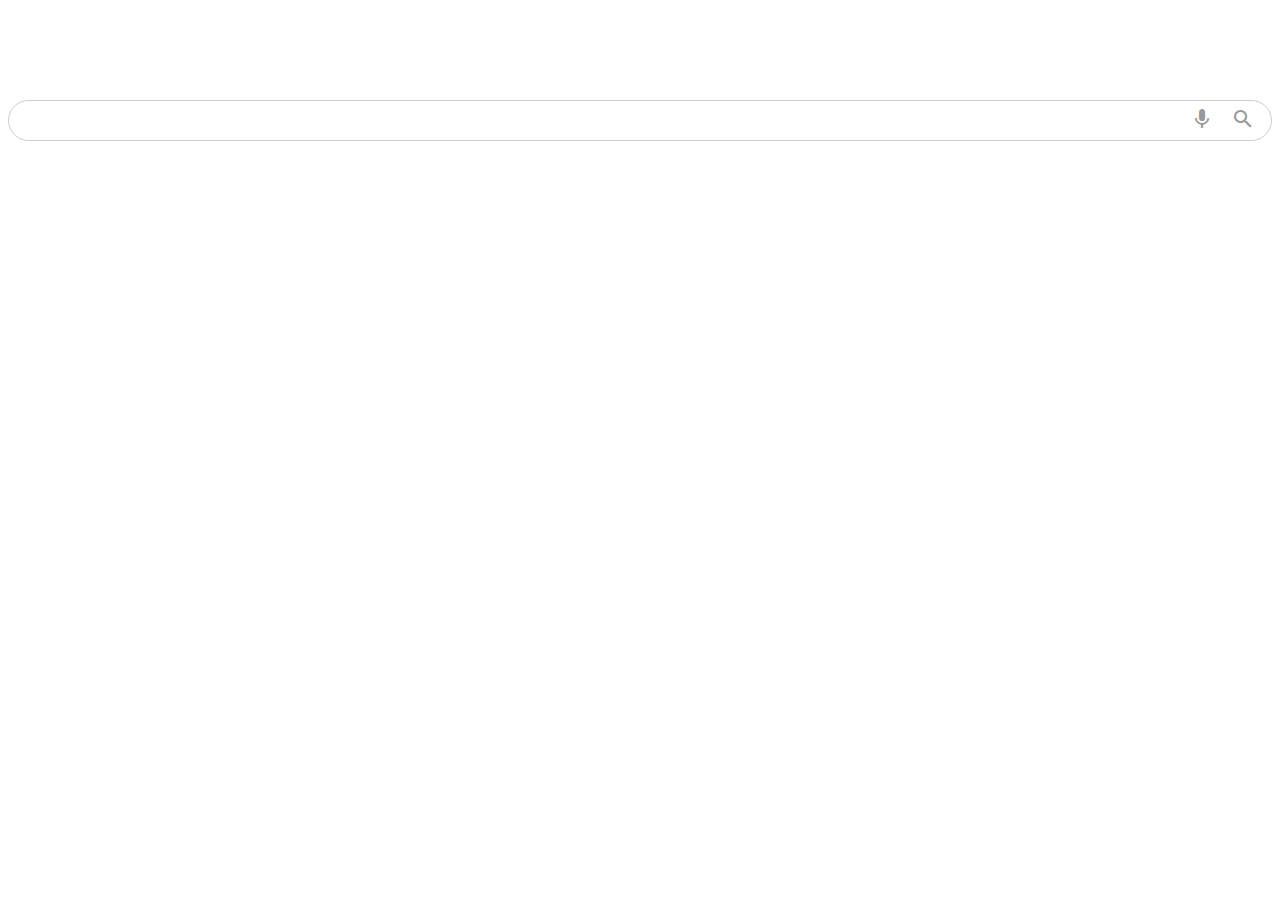
<file: Busqueda1/index.html>
<!DOCTYPE html>
<html lang="en">
<head>
    <meta charset="UTF-8">
    <meta http-equiv="X-UA-Compatible" content="IE=edge">
    <meta name="viewport" content="width=device-width, initial-scale=1.0">
<link rel="stylesheet" href="styles.css">
    <link href="https://fonts.googleapis.com/icon?family=Material+Icons"
      rel="stylesheet">
    <title>Barra de navegacion</title>
</head>
<body>
    <div class="search-bar">
        <input type="text">
        <div class="actions">
            <button><i class="material-icons">mic</i></button>
            <button><span class="material-icons">search</span></button>
        </div>
    </div>
</body>
</html>
</file>
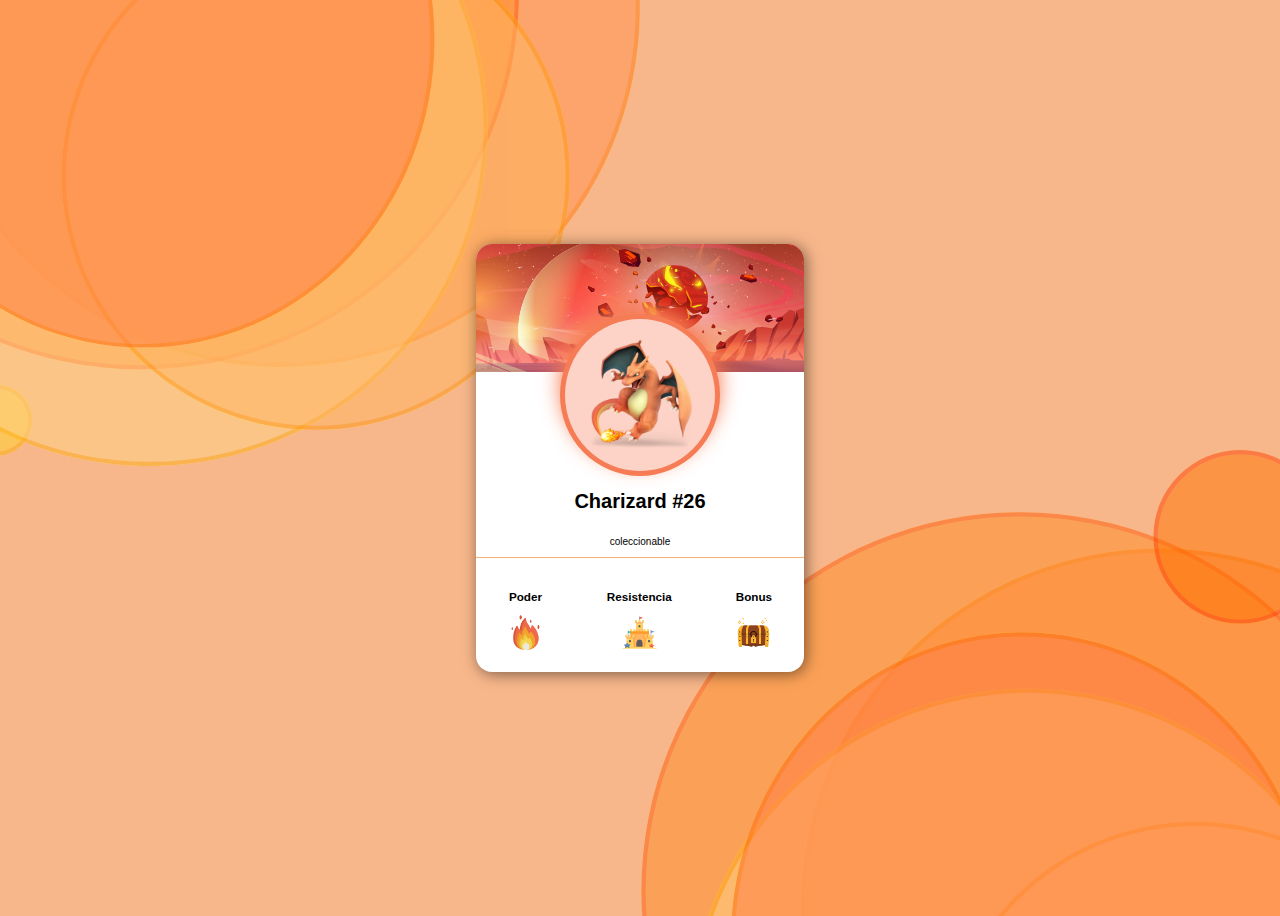
<file: Card-Pokemon/index.html>
<!DOCTYPE html>
<html lang="es">
<head>
    <meta charset="UTF-8">
    <meta http-equiv="X-UA-Compatible" content="IE=edge">
    <meta name="viewport" content="width=device-width, initial-scale=1.0">
    <link rel="stylesheet" href="css/style.css">
    <link rel="shortcut icon" href="img/charizard.png" type="image/x-icon">
    <title>Card Pokemon</title>
</head>
<body>
    <main class="container">
        <article class="card">
            <img src="img/fondoencabezado.svg" alt="fondo-card" class="card-header">
            <div class="card-body">
                <div class="card-body-contentimg">
                    <img src="img/charizard.png" alt="charizar" class="card-body-contentimg-img" width="150px">
                </div>
                <h1 class="card-body-title">
                    Charizard
                    <span>#26</span>
                </h1>
                <p class="card-body-text">coleccionable</p>
            </div>
            <div class="card-footer">
                <div class="card-footer-poder">
                    <h3>Poder</h3>
                    <img src="img/fuego.png" alt="Fuego" width="35">
                </div>
                <div class="card-footer-poder">
                    <h3>Resistencia</h3>
                    <img src="img/castillo.png" alt="Castillo" width="35">
                </div>
                <div class="card-footer-poder">
                    <h3>Bonus</h3>
                    <img src="img/cofre.png" alt="Cofre" width="35">
                </div>
            </div>
        </article>
    </main>
</body>
</file>
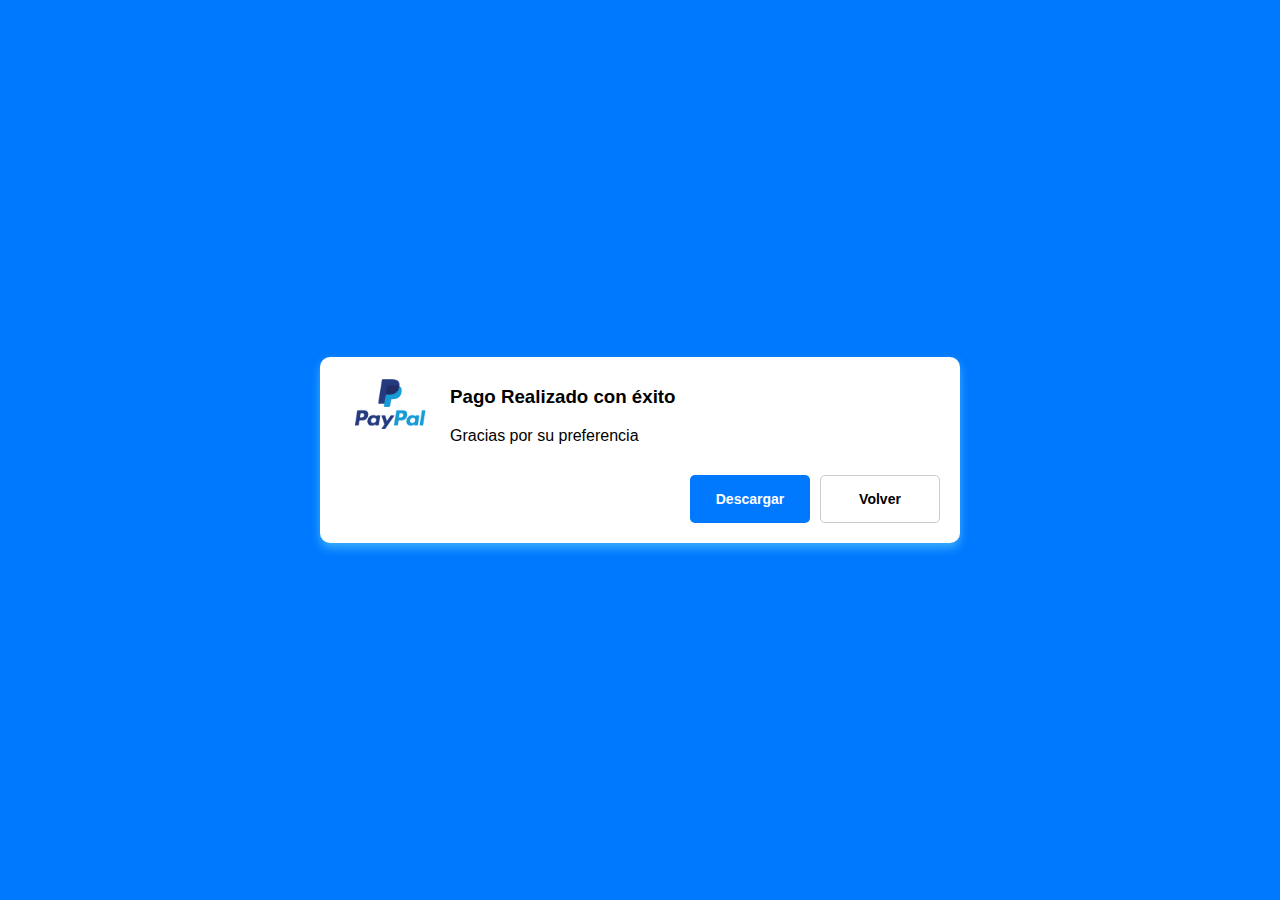
<file: Confirmar/index.html>
<!DOCTYPE html>
<html lang="en">
<head>
    <meta charset="UTF-8">
    <meta http-equiv="X-UA-Compatible" content="IE=edge">
    <meta name="viewport" content="width=device-width, initial-scale=1.0">
    <link rel="stylesheet" href="css/styles.css">
    <title>Confirmado</title>
</head>
<body>
    <div class="contenedor">
        <div class="sub-contenedor">
            <div class="contenido">
                <div class="icon">
                    <img src="img/p.png" alt="paypal" >
                </div>
                <div class="mensaje">
                    <div class="title">
                        <h3>
                            Pago Realizado con éxito
                        </h3>
                        <div class="text">
                            Gracias por su preferencia
                        </div>
                    </div>
                </div>
            </div>
            <div class="actions">
                <button class="btn-descargar">
                    Descargar
                </button>
                <button class="btn-volver">
                    Volver
                </button>
            </div>
        </div>
    </div>
</body>
</html>
</file>
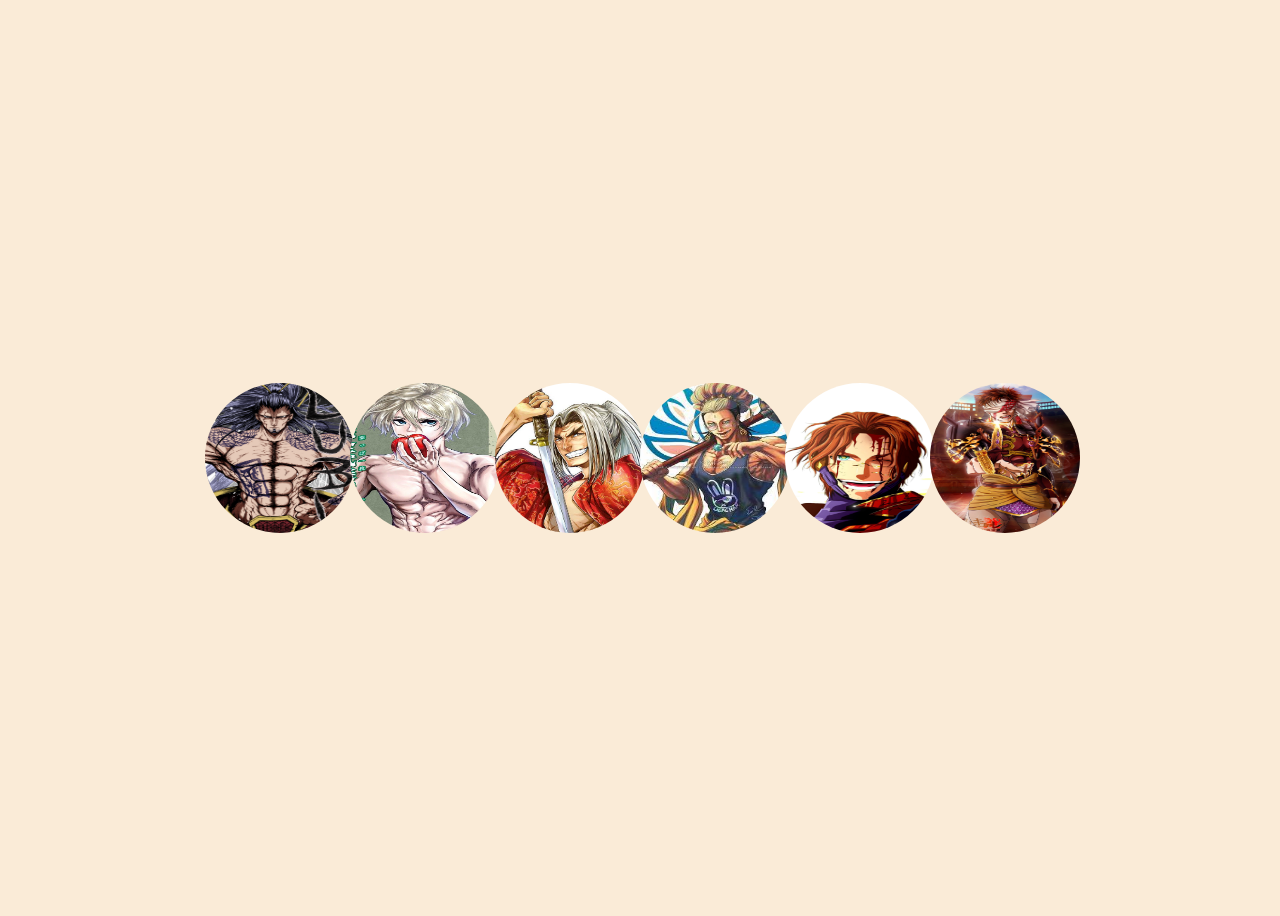
<file: ImagenesApiladas/index.html>
<!DOCTYPE html>
<html lang="es">
<head>
    <meta charset="UTF-8">
    <meta http-equiv="X-UA-Compatible" content="IE=edge">
    <meta name="viewport" content="width=device-width, initial-scale=1.0">
    <link rel="stylesheet" href="css/styles.css">
    <link rel="shortcut icon" href="/ImagenesApiladas/img/tiki.png" type="image/x-icon">
    <title>Imagenes</title>
</head>
<body>
    <div class="img-container">

        <div class="img">
            <img src="img/lubu.png" alt="Lubu">
            <span class="nombre">
                <span class="text">
                    Lu-Bu
                </span>
            </span>
        </div>


        <div class="img">
            <img src="img/Adan.jpeg" alt="Adan">
            <span class="nombre">
                <span class="text">
                    Adan
                </span>
            </span>
        </div>

        <div class="img">
            <img src="img/kojiro.png" alt="Kojiro">
            <span class="nombre">
                <span class="text">
                    Kojiro Sasaki
                </span>
            </span>
        </div>


        <div class="img">
            <img src="img/buda.jpeg" alt="Buda">
            <span class="nombre">
                <span class="text">
                    Buda
                </span>
            </span>
        </div>

        <div class="img">
            <img src="img/tesla.jpeg" alt="Tesla">
            <span class="nombre">
                <span class="text">
                    Nikola Tesla
                </span>
            </span>
        </div>

        <div class="img">
            <img src="img/rey.jpeg" alt="Rey">
            <span class="nombre">
                <span class="text">
                    Qin Shin Huang
                </span>
            </span>
        </div>

    </div>
</body>
</html>
</file>
<file: Busqueda1/styles.css>
.material-icons {
    font-family: 'Material Icons';
    font-weight: normal;
    font-style: normal;
    font-size: 24px;  /* Preferred icon size */
    display: inline-block;
    line-height: 1;
    text-transform: none;
    letter-spacing: normal;
    word-wrap: normal;
    white-space: nowrap;
    direction: ltr;
  
    /* Support for all WebKit browsers. */
    -webkit-font-smoothing: antialiased;
    /* Support for Safari and Chrome. */
    text-rendering: optimizeLegibility;
  
    /* Support for Firefox. */
    -moz-osx-font-smoothing: grayscale;
  
    /* Support for IE. */
    font-feature-settings: 'liga';
  }

body{
    font-family: sans-serif;
}


.search-bar{
    border: solid 1px #ccc;
    border-radius: 30px;
    display: flex;
    flex-direction: row;
    align-items: center;
    padding: 5px 10px;
    margin: 100px auto
}

.search-bar:focus-within{
    border: solid 1px #aaa;
    box-shadow: 0px 2px 5px gray;
}

.search-bar input{
    border:none;
    outline: none;
    pad: 10px;
    font-size: 18px;
    flex: auto ;
}

.search-bar .actions{
    display: flex;
    gap: 5px
}

.search-bar .actions button{
    border: none;
    outline: none;
    background:none;
    cursor: pointer;
    color: #999;
}

.search-bar .actions button:hover{
    color:cornflowerblue
}
</file>
<file: Card-Pokemon/css/style.css>
:root {
  --color1:#f8B78B;
  --color2: #fcb173;
}

html {
  box-sizing: border-box;
  font-size: 62.5%;
}

*, *:before, *:after {
  box-sizing: inherit;
}

body {
  font-family: sans-serif;
  background-color: var(--color1);
  background-image: url(../img/fondoTop.svg), url(../img/fondoBotton.svg);
  background-repeat: no-repeat, no-repeat;
  background-position: right 50vw bottom 50vh, left 50vw top 50vh;
}

.container {
  display: flex;
  justify-content: center;
  align-items: center;
  height: 100vh;
}

.card {
  background-color: white;
  width: 328px;
  border-radius: 16px;
  overflow: hidden;
  box-shadow: 2px 2px 15px rgba(0, 0, 0, 0.5);
}
.card-header {
  width: 100%;
  display: block;
}
.card-body {
  display: flex;
  flex-direction: column;
  align-items: center;
  border-bottom: 1px solid var(--color2);
}
.card-body-contentimg {
  border: 5px solid #f67c55;
  border-radius: 50%;
  background-color: #fcd3c6;
  box-shadow: 0px -10px 20px #f67c55;
  margin-top: -58px;
}
.card-body-contentimg-img {
  padding: 20px;
  transition: transform 0.3s ease-in-out;
}
.card-footer {
  display: flex;
  justify-content: space-around;
  width: 100%;
}
.card-footer-poder {
  text-align: center;
  margin-bottom: 2rem;
  margin-top: 2rem;
}
.card-footer-title {
  margin-top: 2rem;
  font-size: 3rem;
}
.card-footer-title span {
  color: var(--color2);
}

.card-body-contentimg img:hover {
  transform: translateY(-15px);
}/*# sourceMappingURL=style.css.map */
</file>
<file: Confirmar/css/styles.css>
body{
    font-family: sans-serif;
    padding: 0;
    margin: 0;
}

.contenedor{
    background-color: #0079FF;
    display: flex;
    width: 100%;
    height: 100%;
    align-items: center;
    justify-content: center;
    position: fixed;
}

.contenedor .sub-contenedor{
    width: 600px;
    border-radius: 10px;
    background-color: white;
    padding: 10px 20px;
    box-shadow: 0px 5px 10px rgb(120,228,247,0.5);
}

.contenedor .sub-contenedor .contenido{
    display: flex;
    gap: 10px;
    align-items: center;
    margin-bottom: 20px;
    flex: auto;
}

.contenedor .sub-contenedor .contenedor .icon{
    margin-right:10px;
}

img{
    width: 100px;
    height: 50px;
}

.contenedor .sub-contenedor .contenedor .mensaje .text{
    font-weight: bolder;
}

.contenedor .sub-contenedor .actions{
    padding: 10px 0px;
    display: flex;
    justify-content: end;
    gap:10px;
}

.contenedor .sub-contenedor .actions button{
    border: 0;
    padding: 15px;
    min-width: 120px;
    border-radius: 5px;
    font-weight: bold;
    font-size: 14px;
    cursor: pointer;
}

.contenedor .sub-contenedor .actions .btn-descargar{
    background-color: #0079FF;
    color: white;
}

.contenedor .sub-contenedor .actions .btn-descargar:hover{
    background-color: #0079FF;
}

.contenedor .sub-contenedor .actions .btn-volver{
    background-color:white;
    border: solid 1px #ccc;
}

.contenedor .sub-contenedor .actions .btn-volver:hover{
    background-color:#eee;
}

@media (max-width:600px){
    .contenedor .sub-contenedor {
        width: 80%;
    }

    .contenedor .sub-contenedor .actions{
        flex-direction: column;
    }
}
</file>
<file: ImagenesApiladas/css/styles.css>
body{
    font-family: sans-serif;
    background-color: antiquewhite;

}

.img-container{
    display:flex;
    justify-content: center;
    align-items: center;
    height: 100vh;
}

.img-container .img{
    position: relative;
    margin-right: -5px;
    display: inline-flex;
    flex-direction: column;
}

.img-container .img img{
    width: 150px;
    height: 150px;
    transition: transform 0.32s ease-in-out;
    border-radius: 50%;
}

.img-container .img .nombre{
    position: absolute;
    background-color: black;
    border-radius: 5px;
    color: white;
    display: none;
    min-width: 150px;
    top: -70px;
    padding: 10px 15px;
}

.img-container .img:hover .nombre .text{
    display: inline-block;
    text-overflow: ellipsis;
    overflow: hidden;
    white-space: nowrap;
    margin: 0 auto;
    width: 150px;
    text-align: center;
    box-sizing: border-box;
}

.img-container .img:hover .nombre{
    display: inline-block;
    transform: translateY(-20px);

}

.img-container .img .nombre:before {
    content: "";
    position: absolute;
    width: 1px;
    height: 1px;
    left: 40%;
    bottom: -20px;
    border-top: 10px solid black;
    border-left: 10px solid transparent;
    border-right: 10px solid transparent;
    border-bottom: 10px solid transparent;
}

.img-container .img:hover img{
    transform: translateY(-20px);
}

@media (max-width: 680px){
    .img-container{
        flex-direction: column;
        height: 240vh;
    }
}
</file>
